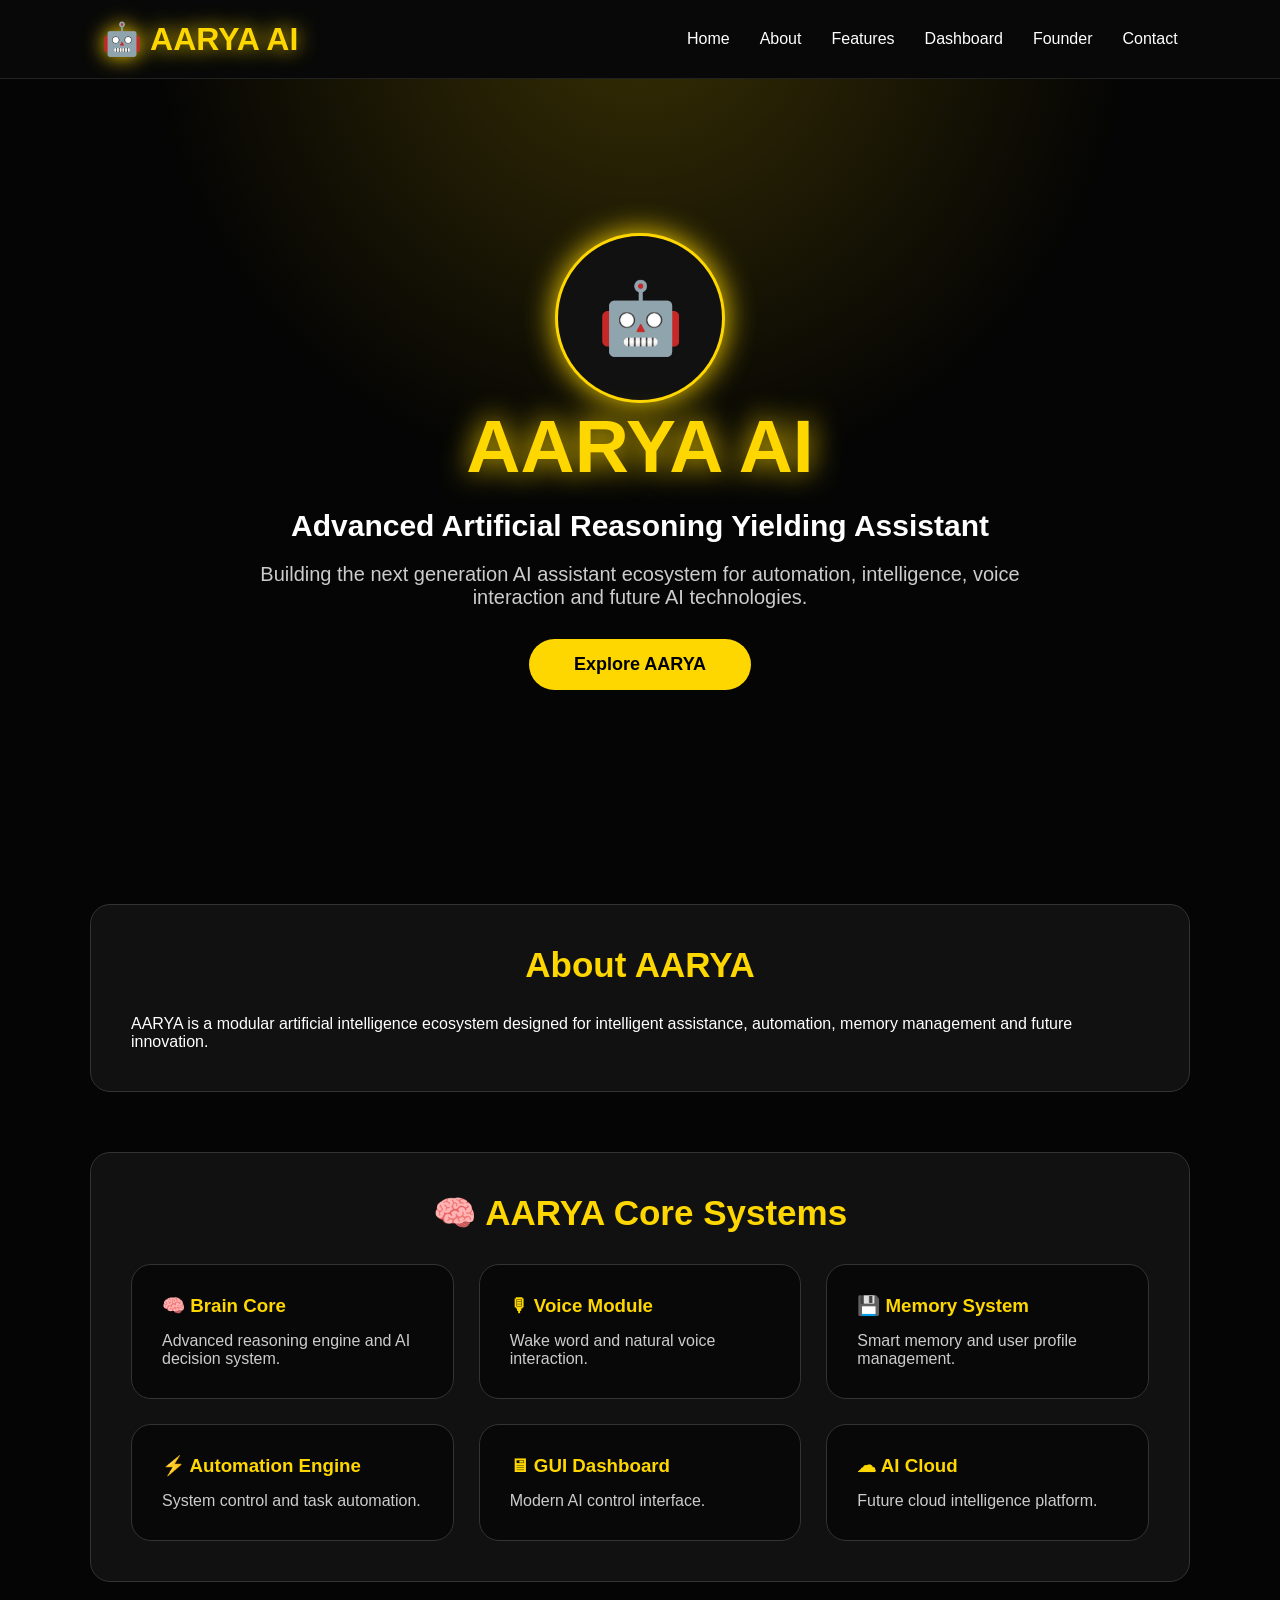
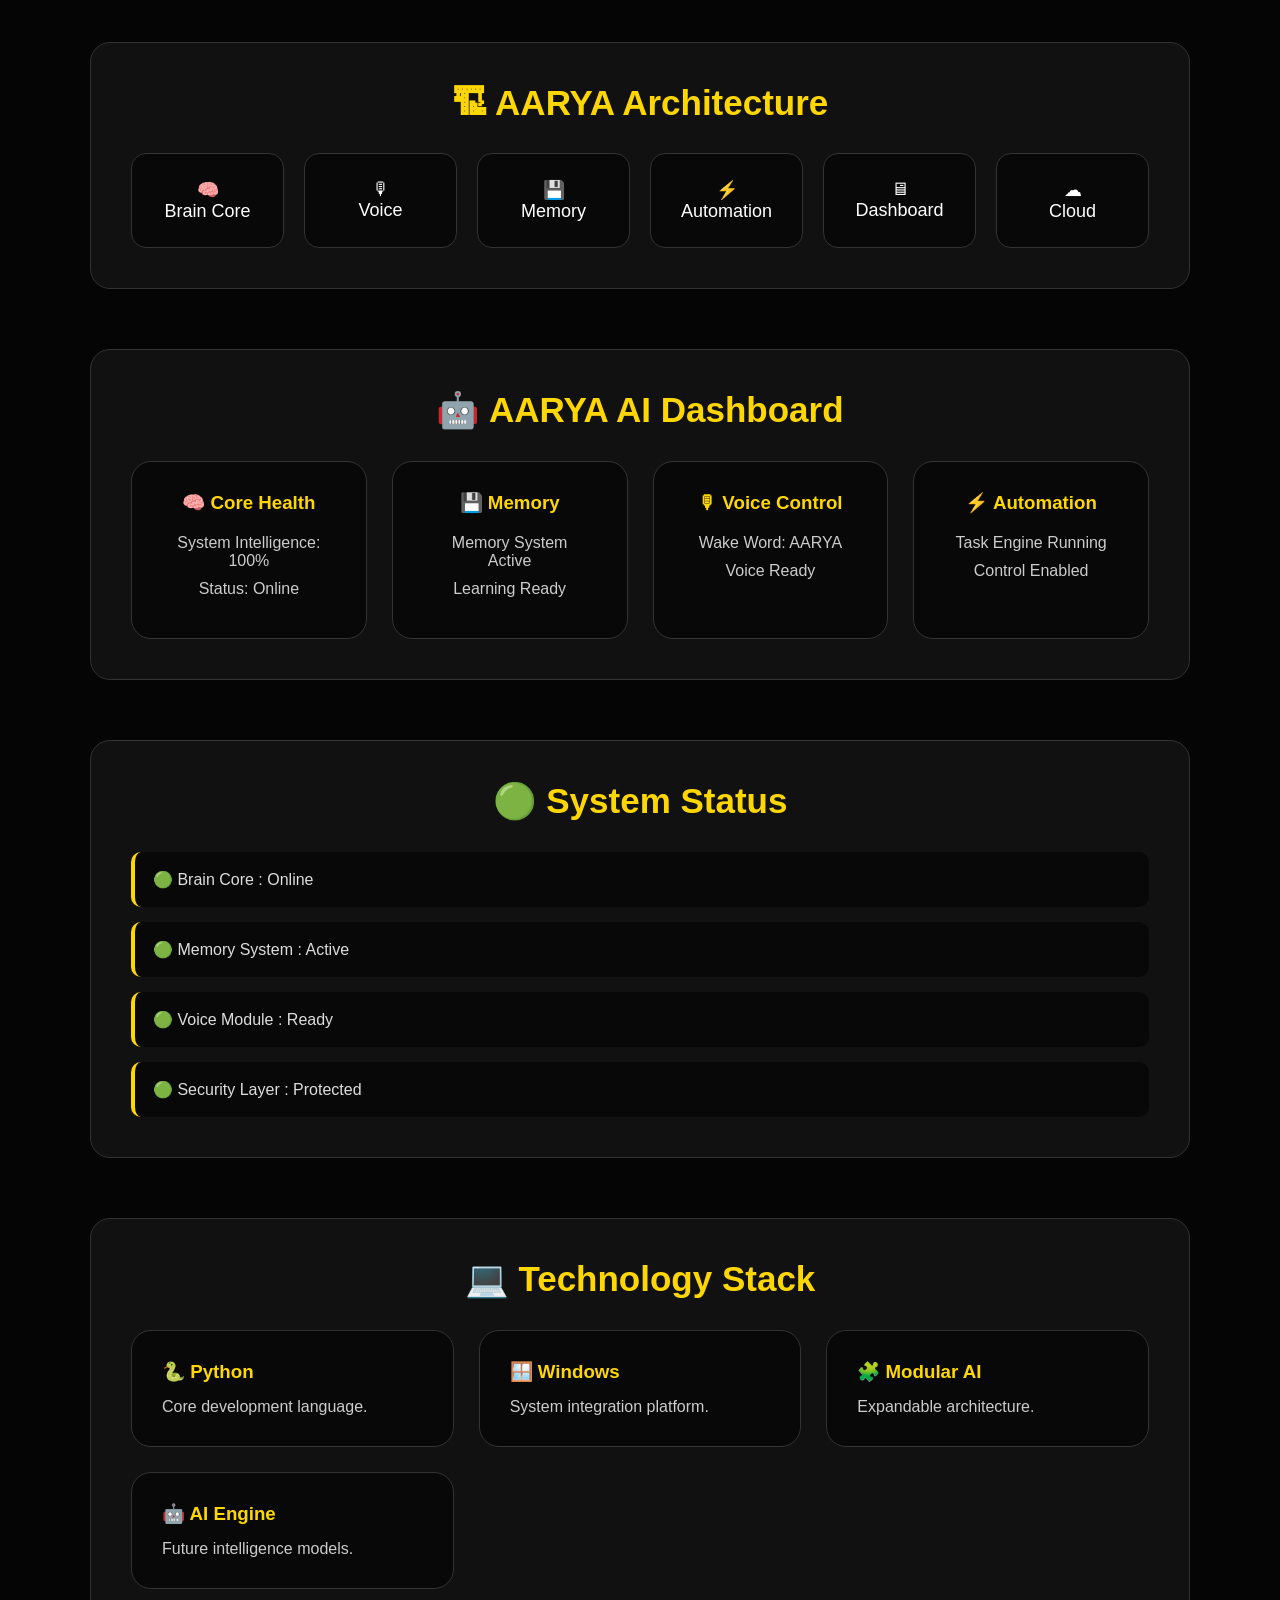
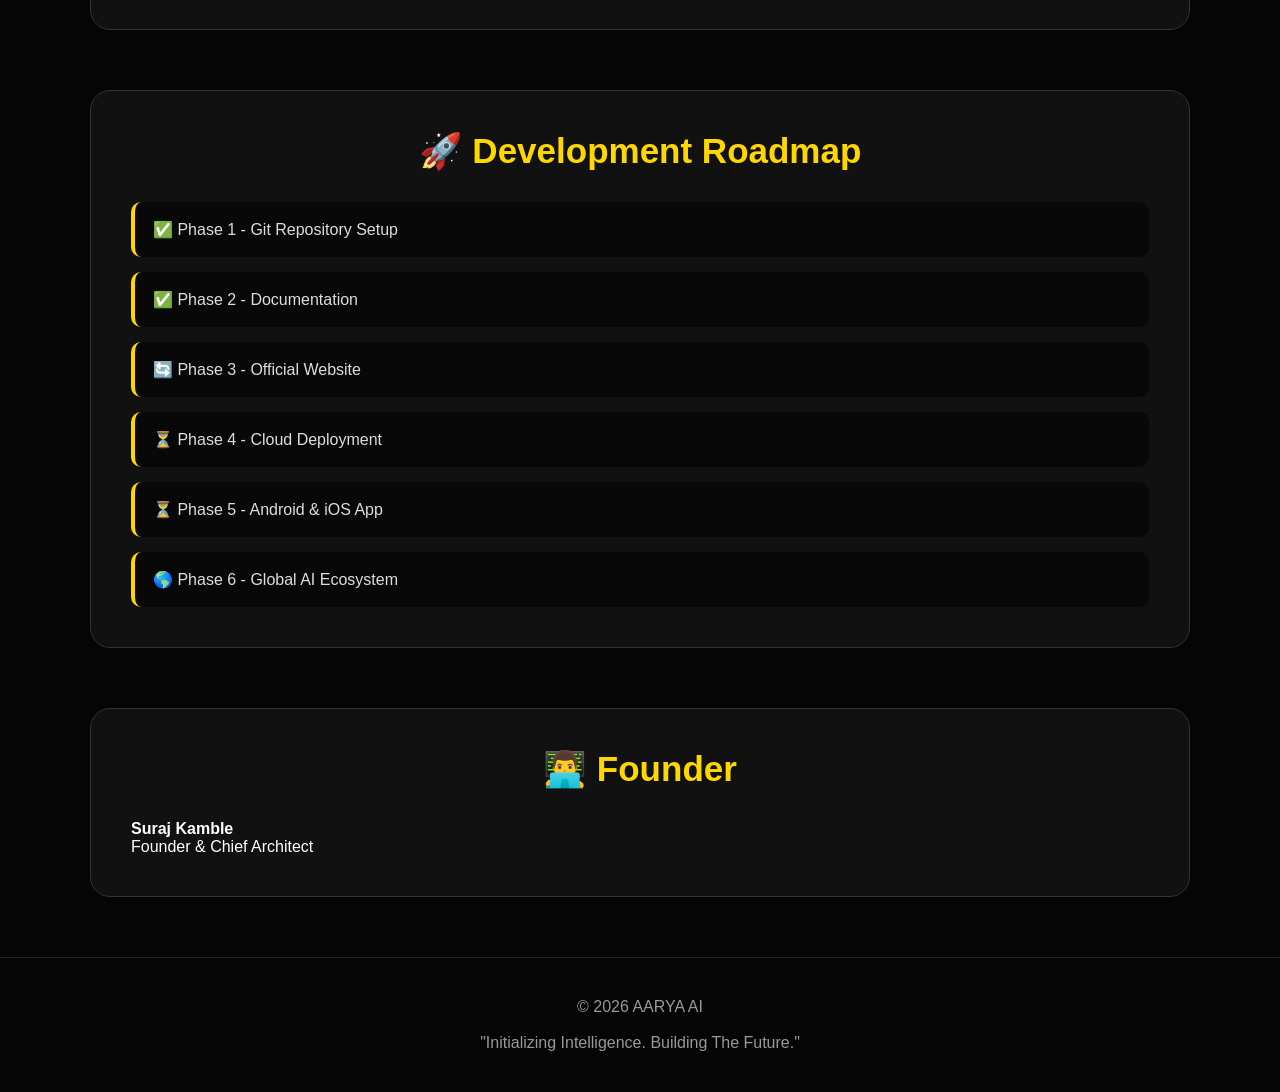
<file: 08_Website/index.html>
<!DOCTYPE html>
<html lang="en">

<head>

<meta charset="UTF-8">
<meta name="viewport" content="width=device-width, initial-scale=1.0">

<title>AARYA AI | Advanced Artificial Reasoning Yielding Assistant</title>

<meta name="description"
content="AARYA AI - Intelligent AI Assistant Ecosystem built by Suraj Kamble">

<link rel="stylesheet" href="assets/style.css">

</head>


<body>


<div class="ai-background"></div>



<!-- Navigation -->

<nav>

<div class="logo">
🤖 AARYA AI
</div>


<ul>

<li><a href="index.html">Home</a></li>

<li><a href="about.html">About</a></li>

<li><a href="features.html">Features</a></li>

<li><a href="dashboard.html">Dashboard</a></li>

<li><a href="founder.html">Founder</a></li>

<li><a href="contact.html">Contact</a></li>

</ul>


</nav>





<!-- Hero -->

<header class="hero">


<div class="ai-core">

<div class="core-circle">
🤖
</div>

</div>


<h1>
AARYA AI
</h1>


<h2>
Advanced Artificial Reasoning Yielding Assistant
</h2>


<p>

Building the next generation AI assistant ecosystem
for automation, intelligence, voice interaction
and future AI technologies.

</p>


<a href="features.html">

<button>
Explore AARYA
</button>

</a>


</header>







<!-- About -->

<section>


<h2>
About AARYA
</h2>


<p>

AARYA is a modular artificial intelligence ecosystem
designed for intelligent assistance,
automation, memory management and future innovation.

</p>


</section>







<!-- Core Systems -->


<section class="features">


<h2>
🧠 AARYA Core Systems
</h2>


<div class="feature-container">



<div class="card">

<h3>🧠 Brain Core</h3>

<p>
Advanced reasoning engine and AI decision system.
</p>

</div>




<div class="card">

<h3>🎙 Voice Module</h3>

<p>
Wake word and natural voice interaction.
</p>

</div>




<div class="card">

<h3>💾 Memory System</h3>

<p>
Smart memory and user profile management.
</p>

</div>




<div class="card">

<h3>⚡ Automation Engine</h3>

<p>
System control and task automation.
</p>

</div>




<div class="card">

<h3>🖥 GUI Dashboard</h3>

<p>
Modern AI control interface.
</p>

</div>




<div class="card">

<h3>☁ AI Cloud</h3>

<p>
Future cloud intelligence platform.
</p>

</div>



</div>


</section>







<!-- Architecture -->


<section>


<h2>
🏗 AARYA Architecture
</h2>



<div class="architecture-box">


<div>🧠<br>Brain Core</div>

<div>🎙<br>Voice</div>

<div>💾<br>Memory</div>

<div>⚡<br>Automation</div>

<div>🖥<br>Dashboard</div>

<div>☁<br>Cloud</div>


</div>


</section>







<!-- Dashboard -->


<section class="dashboard">


<h2>
🤖 AARYA AI Dashboard
</h2>



<div class="dashboard-container">


<div class="dashboard-card">

<h3>
🧠 Core Health
</h3>

<p>
System Intelligence: 100%
</p>

<p>
Status: Online
</p>

</div>




<div class="dashboard-card">

<h3>
💾 Memory
</h3>

<p>
Memory System Active
</p>

<p>
Learning Ready
</p>

</div>





<div class="dashboard-card">

<h3>
🎙 Voice Control
</h3>

<p>
Wake Word: AARYA
</p>

<p>
Voice Ready
</p>

</div>





<div class="dashboard-card">

<h3>
⚡ Automation
</h3>

<p>
Task Engine Running
</p>

<p>
Control Enabled
</p>

</div>



</div>


</section>







<!-- System Status -->


<section>


<h2>
🟢 System Status
</h2>


<div class="status-container">


<p>🟢 Brain Core : Online</p>

<p>🟢 Memory System : Active</p>

<p>🟢 Voice Module : Ready</p>

<p>🟢 Security Layer : Protected</p>


</div>


</section>







<!-- Technology -->


<section>


<h2>
💻 Technology Stack
</h2>


<div class="feature-container">


<div class="card">

<h3>
🐍 Python
</h3>

<p>
Core development language.
</p>

</div>



<div class="card">

<h3>
🪟 Windows
</h3>

<p>
System integration platform.
</p>

</div>



<div class="card">

<h3>
🧩 Modular AI
</h3>

<p>
Expandable architecture.
</p>

</div>



<div class="card">

<h3>
🤖 AI Engine
</h3>

<p>
Future intelligence models.
</p>

</div>


</div>


</section>







<!-- Roadmap -->


<section>


<h2>
🚀 Development Roadmap
</h2>


<div class="status-container">


<p>✅ Phase 1 - Git Repository Setup</p>

<p>✅ Phase 2 - Documentation</p>

<p>🔄 Phase 3 - Official Website</p>

<p>⏳ Phase 4 - Cloud Deployment</p>

<p>⏳ Phase 5 - Android & iOS App</p>

<p>🌎 Phase 6 - Global AI Ecosystem</p>


</div>


</section>







<!-- Founder -->


<section>


<h2>
👨‍💻 Founder
</h2>


<p>

<strong>
Suraj Kamble
</strong>

<br>

Founder & Chief Architect

</p>


</section>







<!-- Footer -->


<footer>


<p>

© 2026 AARYA AI

<br><br>

"Initializing Intelligence. Building The Future."

</p>


</footer>




</body>

</html>
</file>
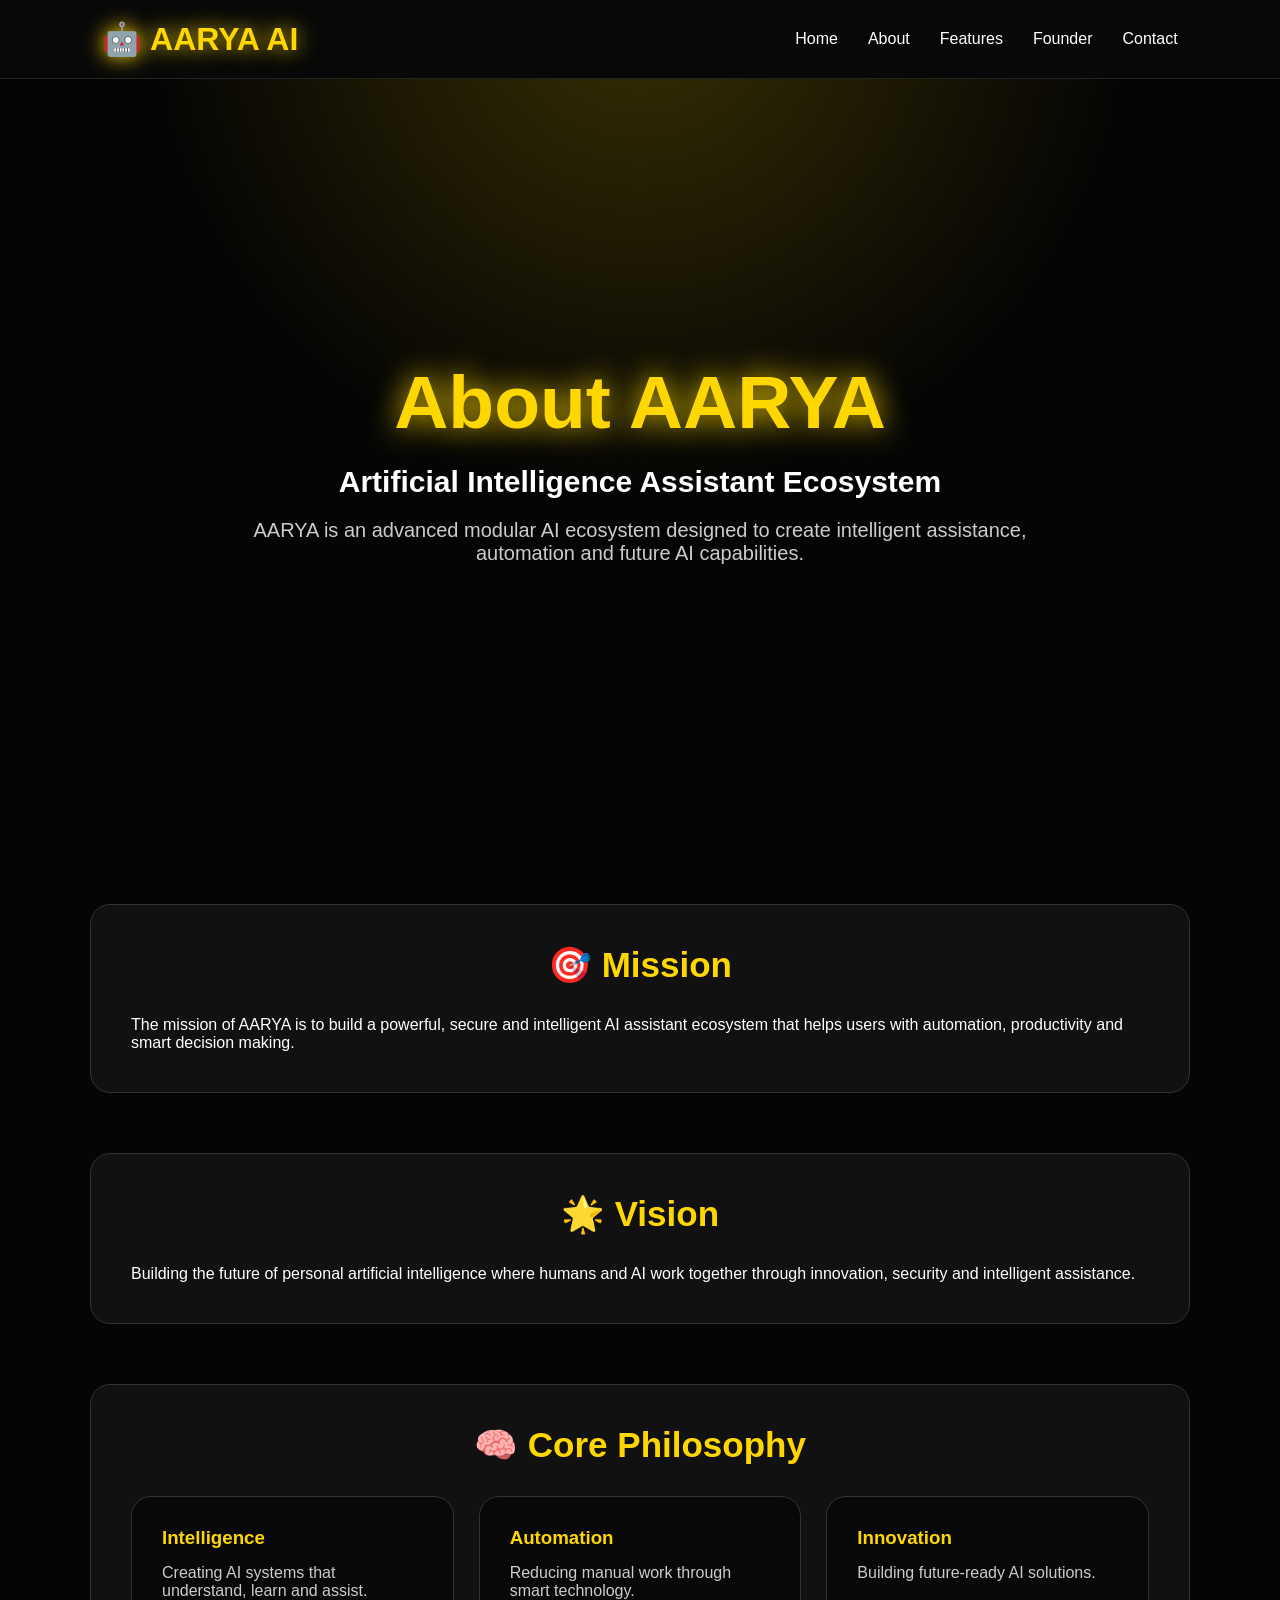
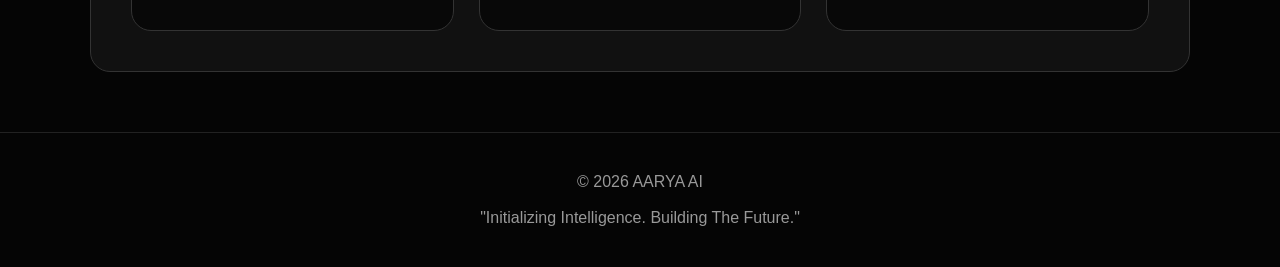
<file: 08_Website/about.html>
<!DOCTYPE html>
<html lang="en">

<head>

<meta charset="UTF-8">

<meta name="viewport" content="width=device-width, initial-scale=1.0">

<title>About AARYA AI</title>

<link rel="stylesheet" href="assets/style.css">

</head>


<body>


<div class="ai-background"></div>



<!-- Navigation -->

<nav>

<div class="logo">
🤖 AARYA AI
</div>


<ul>

<li><a href="index.html">Home</a></li>

<li><a href="about.html">About</a></li>

<li><a href="features.html">Features</a></li>

<li><a href="founder.html">Founder</a></li>

<li><a href="contact.html">Contact</a></li>

</ul>


</nav>






<!-- About Hero -->


<header class="hero">


<h1>
About AARYA
</h1>


<h2>
Artificial Intelligence Assistant Ecosystem
</h2>


<p>

AARYA is an advanced modular AI ecosystem
designed to create intelligent assistance,
automation and future AI capabilities.

</p>


</header>







<!-- Mission -->


<section>


<h2>
🎯 Mission
</h2>


<p>

The mission of AARYA is to build a powerful,
secure and intelligent AI assistant ecosystem
that helps users with automation, productivity
and smart decision making.

</p>


</section>







<!-- Vision -->


<section>


<h2>
🌟 Vision
</h2>


<p>

Building the future of personal artificial intelligence
where humans and AI work together through innovation,
security and intelligent assistance.

</p>


</section>







<!-- Philosophy -->


<section>


<h2>
🧠 Core Philosophy
</h2>



<div class="feature-container">


<div class="card">

<h3>
Intelligence
</h3>

<p>
Creating AI systems that understand,
learn and assist.
</p>

</div>



<div class="card">

<h3>
Automation
</h3>

<p>
Reducing manual work through smart technology.
</p>

</div>



<div class="card">

<h3>
Innovation
</h3>

<p>
Building future-ready AI solutions.
</p>

</div>


</div>


</section>







<!-- Footer -->


<footer>


<p>

© 2026 AARYA AI

<br><br>

"Initializing Intelligence. Building The Future."

</p>


</footer>



</body>

</html>
</file>
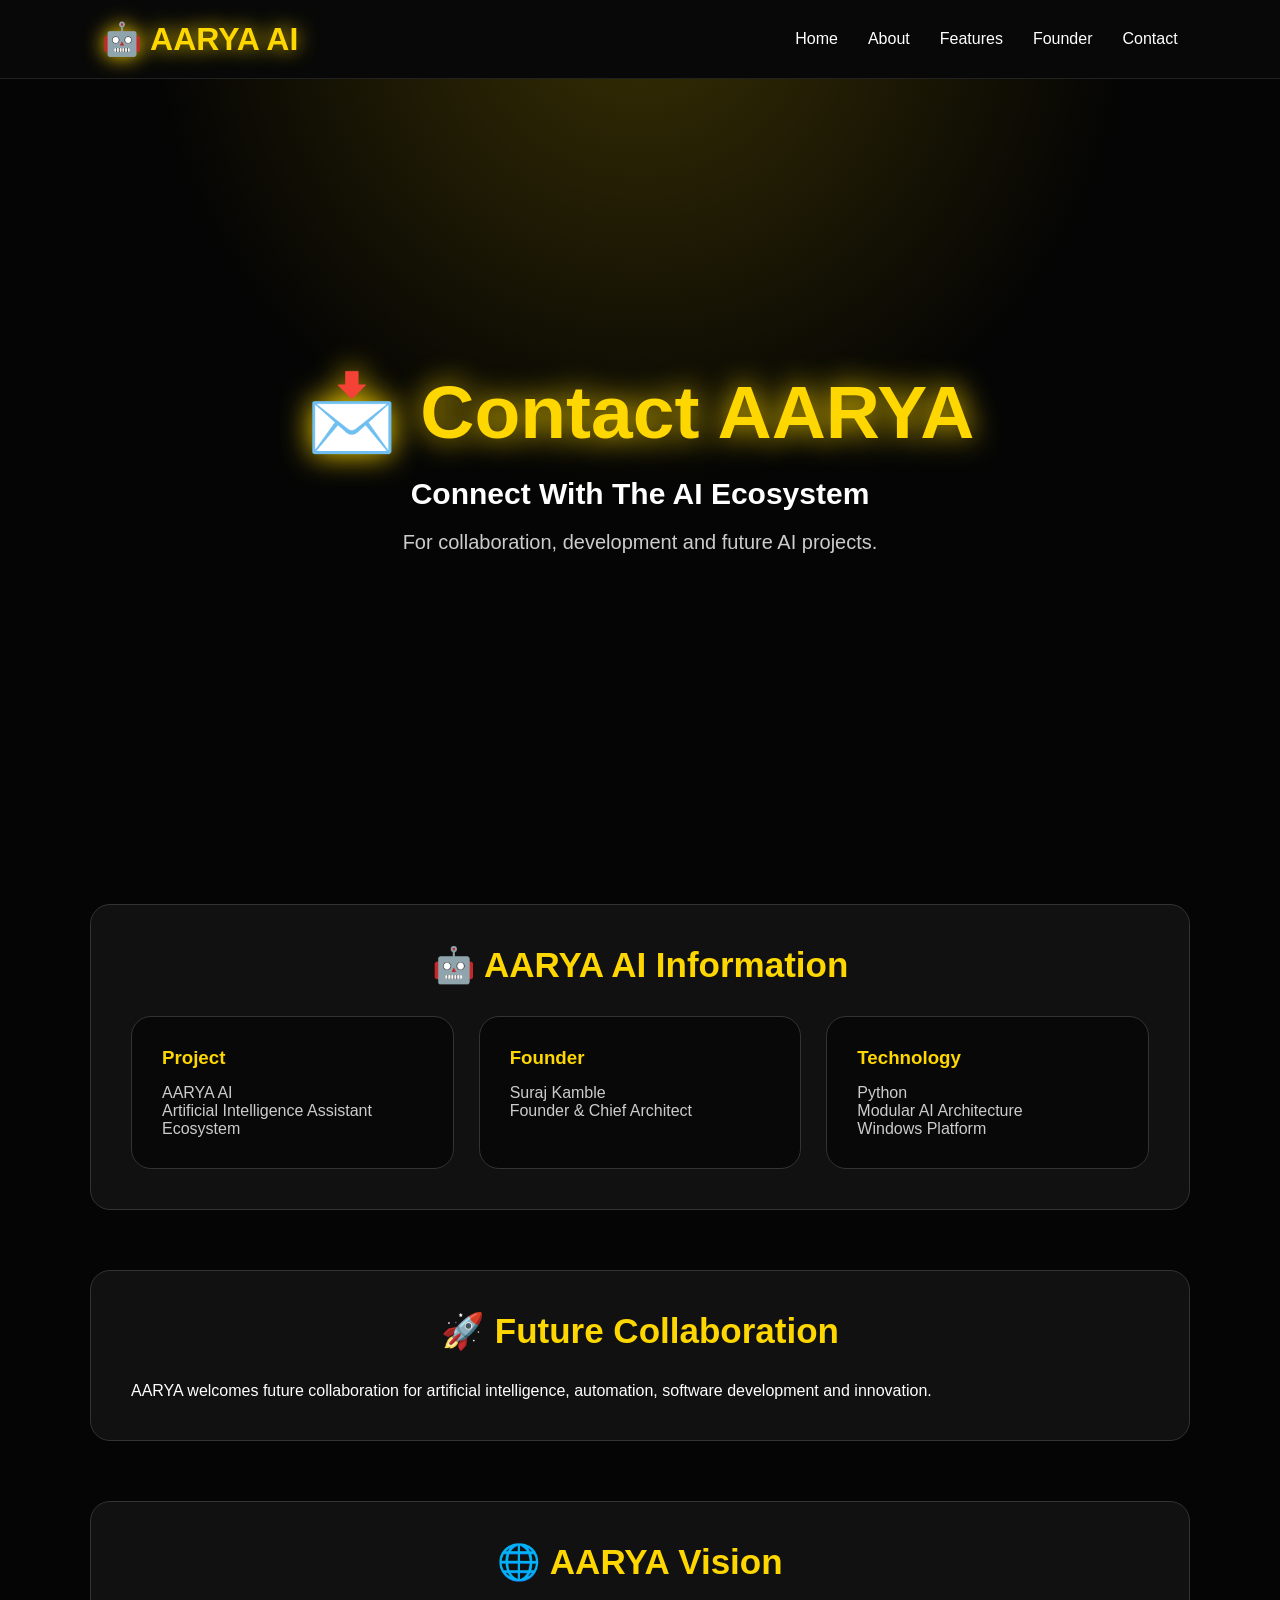
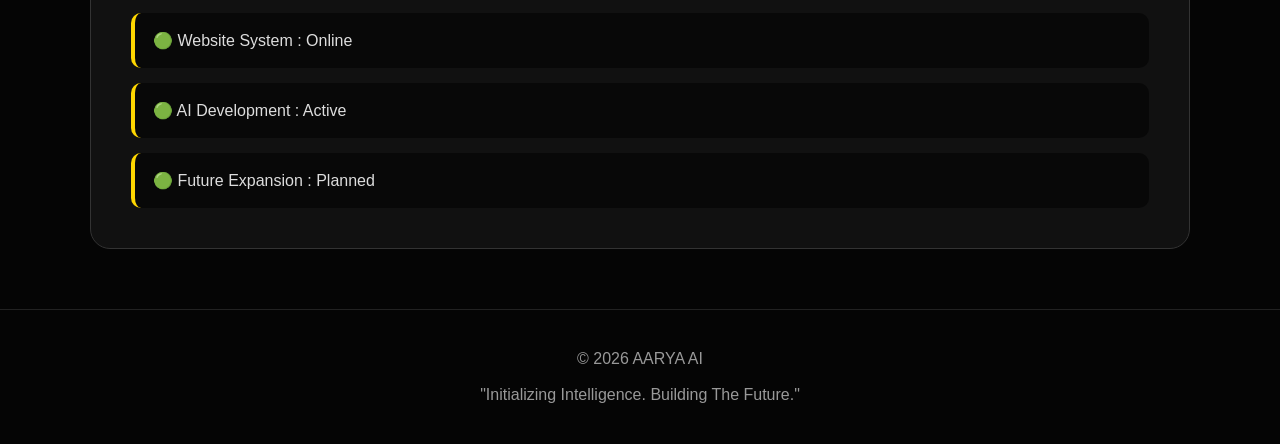
<file: 08_Website/contact.html>
<!DOCTYPE html>
<html lang="en">

<head>

<meta charset="UTF-8">

<meta name="viewport" content="width=device-width, initial-scale=1.0">

<title>AARYA AI | Contact</title>

<link rel="stylesheet" href="assets/style.css">

</head>


<body>


<div class="ai-background"></div>



<!-- Navigation -->

<nav>

<div class="logo">
🤖 AARYA AI
</div>


<ul>

<li><a href="index.html">Home</a></li>

<li><a href="about.html">About</a></li>

<li><a href="features.html">Features</a></li>

<li><a href="founder.html">Founder</a></li>

<li><a href="contact.html">Contact</a></li>

</ul>


</nav>







<header class="hero">


<h1>
📩 Contact AARYA
</h1>


<h2>
Connect With The AI Ecosystem
</h2>


<p>

For collaboration, development and future AI projects.

</p>


</header>







<section>


<h2>
🤖 AARYA AI Information
</h2>


<div class="feature-container">



<div class="card">

<h3>
Project
</h3>

<p>

AARYA AI

<br>

Artificial Intelligence Assistant Ecosystem

</p>

</div>




<div class="card">

<h3>
Founder
</h3>

<p>

Suraj Kamble

<br>

Founder & Chief Architect

</p>

</div>





<div class="card">

<h3>
Technology
</h3>

<p>

Python

<br>

Modular AI Architecture

<br>

Windows Platform

</p>

</div>



</div>


</section>







<section>


<h2>
🚀 Future Collaboration
</h2>


<p>

AARYA welcomes future collaboration
for artificial intelligence, automation,
software development and innovation.

</p>


</section>







<section>


<h2>
🌐 AARYA Vision
</h2>


<div class="status-container">


<p>
🟢 Website System : Online
</p>


<p>
🟢 AI Development : Active
</p>


<p>
🟢 Future Expansion : Planned
</p>


</div>


</section>








<footer>


<p>

© 2026 AARYA AI

<br><br>

"Initializing Intelligence. Building The Future."

</p>


</footer>



</body>

</html>
</file>
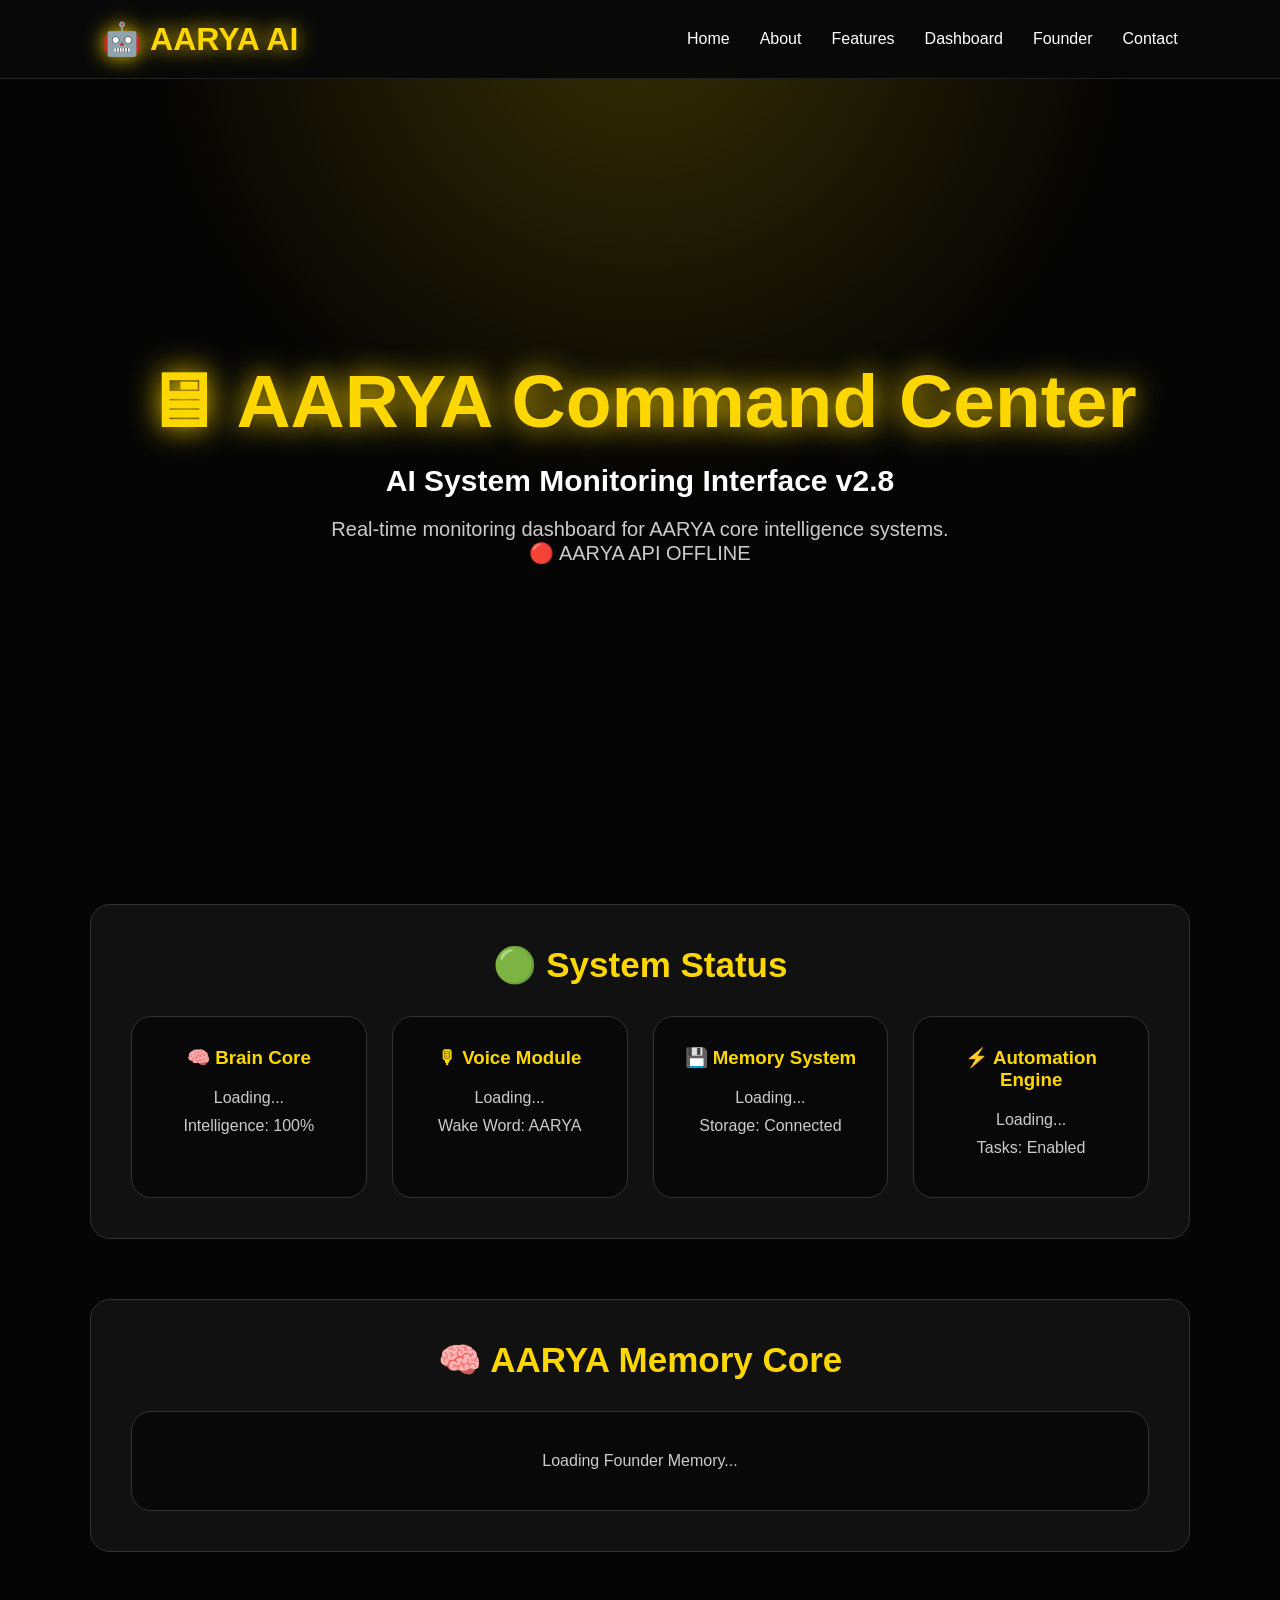
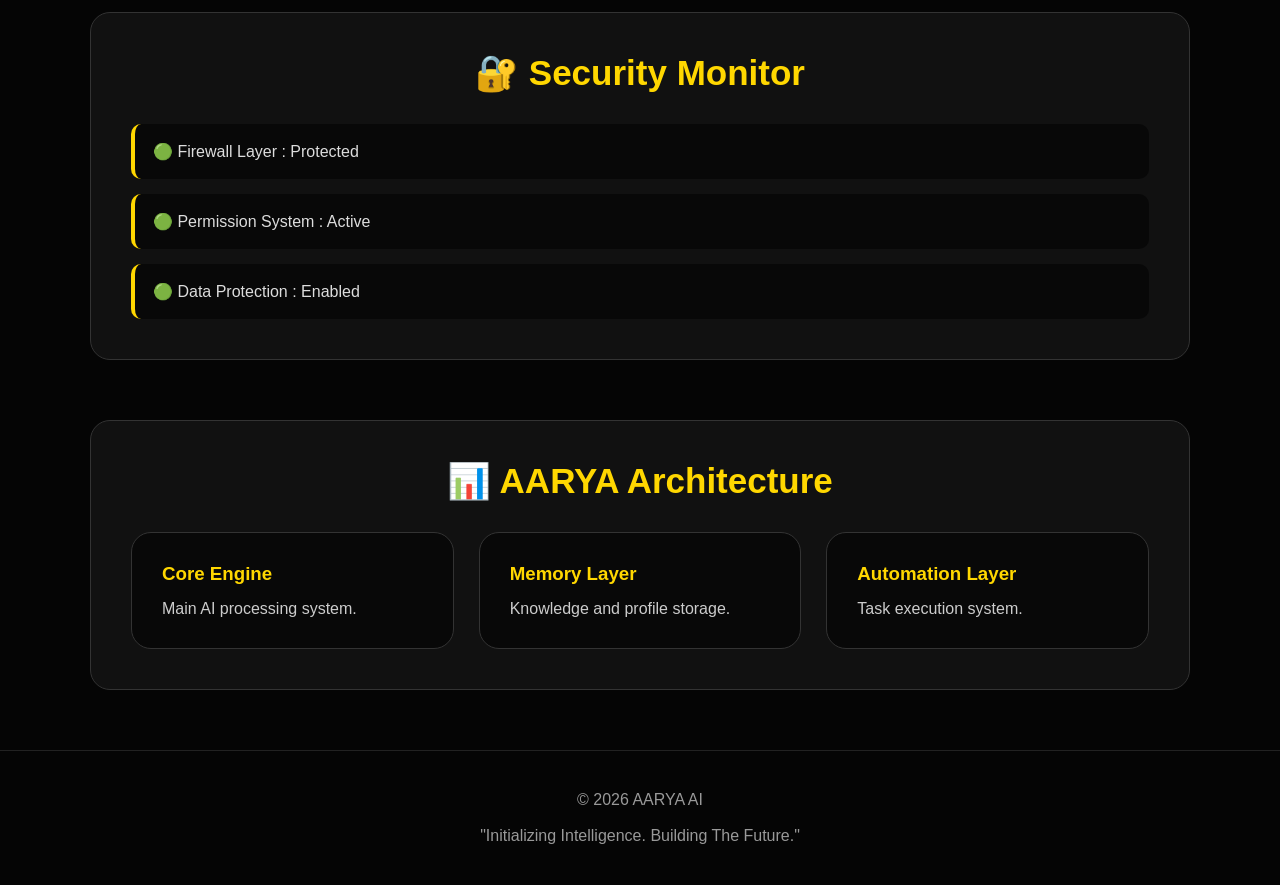
<file: 08_Website/dashboard.html>
<!DOCTYPE html>
<html lang="en">

<head>

<meta charset="UTF-8">

<meta name="viewport" content="width=device-width, initial-scale=1.0">

<title>AARYA AI | Command Center v2.8</title>

<link rel="stylesheet" href="assets/style.css">

</head>


<body>


<div class="ai-background"></div>



<!-- Navigation -->

<nav>

<div class="logo">
🤖 AARYA AI
</div>


<ul>

<li><a href="index.html">Home</a></li>

<li><a href="about.html">About</a></li>

<li><a href="features.html">Features</a></li>

<li><a href="dashboard.html">Dashboard</a></li>

<li><a href="founder.html">Founder</a></li>

<li><a href="contact.html">Contact</a></li>

</ul>

</nav>





<!-- Hero -->

<header class="hero">


<h1>
🖥 AARYA Command Center
</h1>


<h2>
AI System Monitoring Interface v2.8
</h2>


<p>
Real-time monitoring dashboard
for AARYA core intelligence systems.
</p>


<p id="api-status">
🔄 Connecting to AARYA API...
</p>


</header>







<!-- System Status -->


<section>


<h2>
🟢 System Status
</h2>


<div class="dashboard-container">



<div class="dashboard-card">

<h3>
🧠 Brain Core
</h3>

<p id="brain">
Loading...
</p>

<p>
Intelligence: 100%
</p>

</div>





<div class="dashboard-card">

<h3>
🎙 Voice Module
</h3>

<p id="voice">
Loading...
</p>

<p>
Wake Word: AARYA
</p>

</div>





<div class="dashboard-card">

<h3>
💾 Memory System
</h3>

<p id="memory">
Loading...
</p>

<p>
Storage: Connected
</p>

</div>





<div class="dashboard-card">

<h3>
⚡ Automation Engine
</h3>

<p id="automation">
Loading...
</p>

<p>
Tasks: Enabled
</p>

</div>



</div>


</section>







<!-- Memory Core -->


<section>


<h2>
🧠 AARYA Memory Core
</h2>


<div class="dashboard-card">


<p id="founder-memory">

Loading Founder Memory...

</p>


</div>


</section>







<!-- Security -->


<section>


<h2>
🔐 Security Monitor
</h2>


<div class="status-container">


<p>
🟢 Firewall Layer : Protected
</p>


<p>
🟢 Permission System : Active
</p>


<p>
🟢 Data Protection : Enabled
</p>


</div>


</section>







<!-- Architecture -->


<section>


<h2>
📊 AARYA Architecture
</h2>


<div class="feature-container">



<div class="card">

<h3>
Core Engine
</h3>

<p>
Main AI processing system.
</p>

</div>




<div class="card">

<h3>
Memory Layer
</h3>

<p>
Knowledge and profile storage.
</p>

</div>




<div class="card">

<h3>
Automation Layer
</h3>

<p>
Task execution system.
</p>

</div>



</div>


</section>







<footer>


<p>

© 2026 AARYA AI

<br><br>

"Initializing Intelligence. Building The Future."

</p>


</footer>







<!-- AARYA API Connection -->


<script>


async function loadAARYA(){


try{


// STATUS API

const statusResponse = await fetch(
"http://127.0.0.1:8000/status"
);


const statusData =
await statusResponse.json();




document.getElementById("brain").innerHTML =
"Status: "
+
statusData.brain_core;



document.getElementById("voice").innerHTML =
"Status: "
+
statusData.voice_module;



document.getElementById("memory").innerHTML =
"Status: "
+
statusData.memory_system;



document.getElementById("automation").innerHTML =
"Status: "
+
statusData.automation_engine;







// MEMORY API


const memoryResponse = await fetch(
"http://127.0.0.1:8000/memory"
);


const memoryData =
await memoryResponse.json();




if(memoryData.Founder){


document.getElementById(
"founder-memory"
).innerHTML =


"👤 Founder : "
+
memoryData.Founder.value
+
"<br><br>"
+
"⏱ Last Update : "
+
memoryData.Founder.time;


}






document.getElementById(
"api-status"
).innerHTML =

"🟢 AARYA API ONLINE";



}




catch(error){



document.getElementById(
"api-status"
).innerHTML =

"🔴 AARYA API OFFLINE";



console.log(
error
);


}



}




// First Load

loadAARYA();


// Auto Update Every 5 Seconds

setInterval(
loadAARYA,
5000
);



</script>




</body>

</html>
</file>
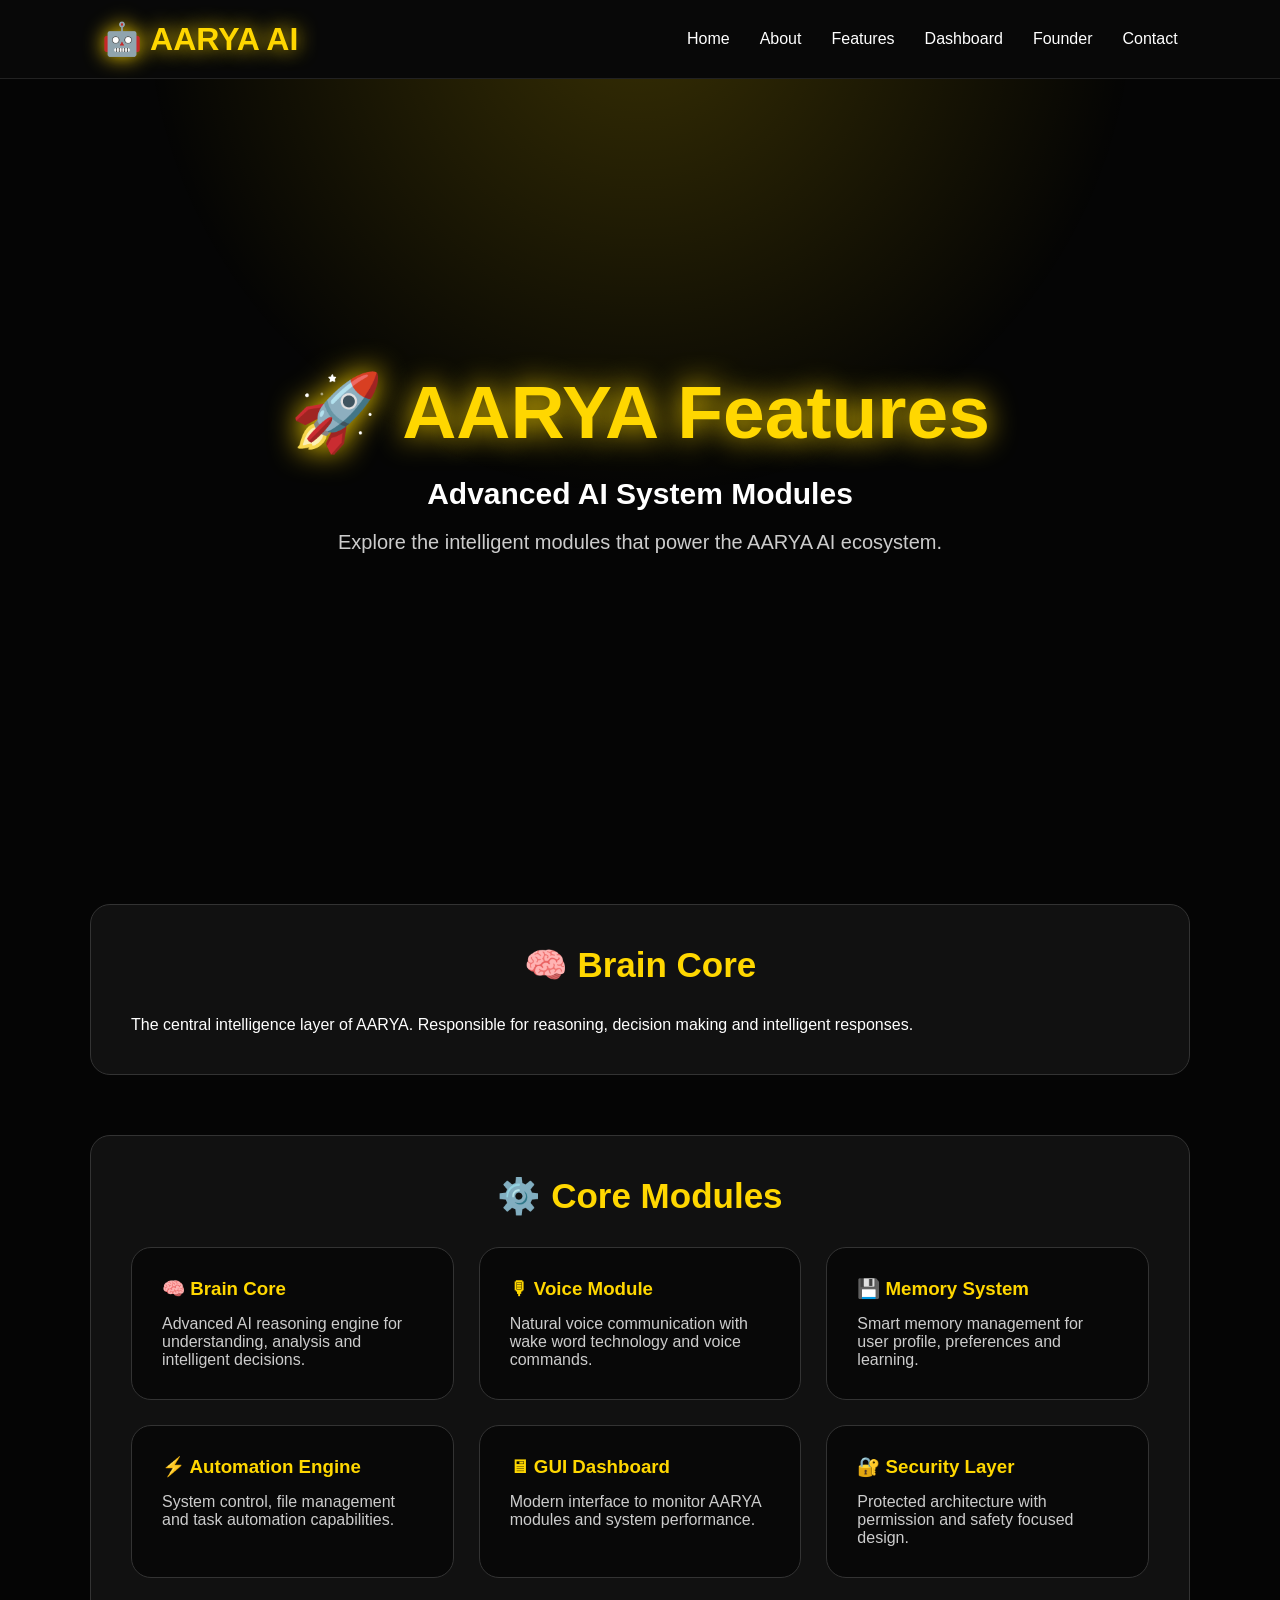
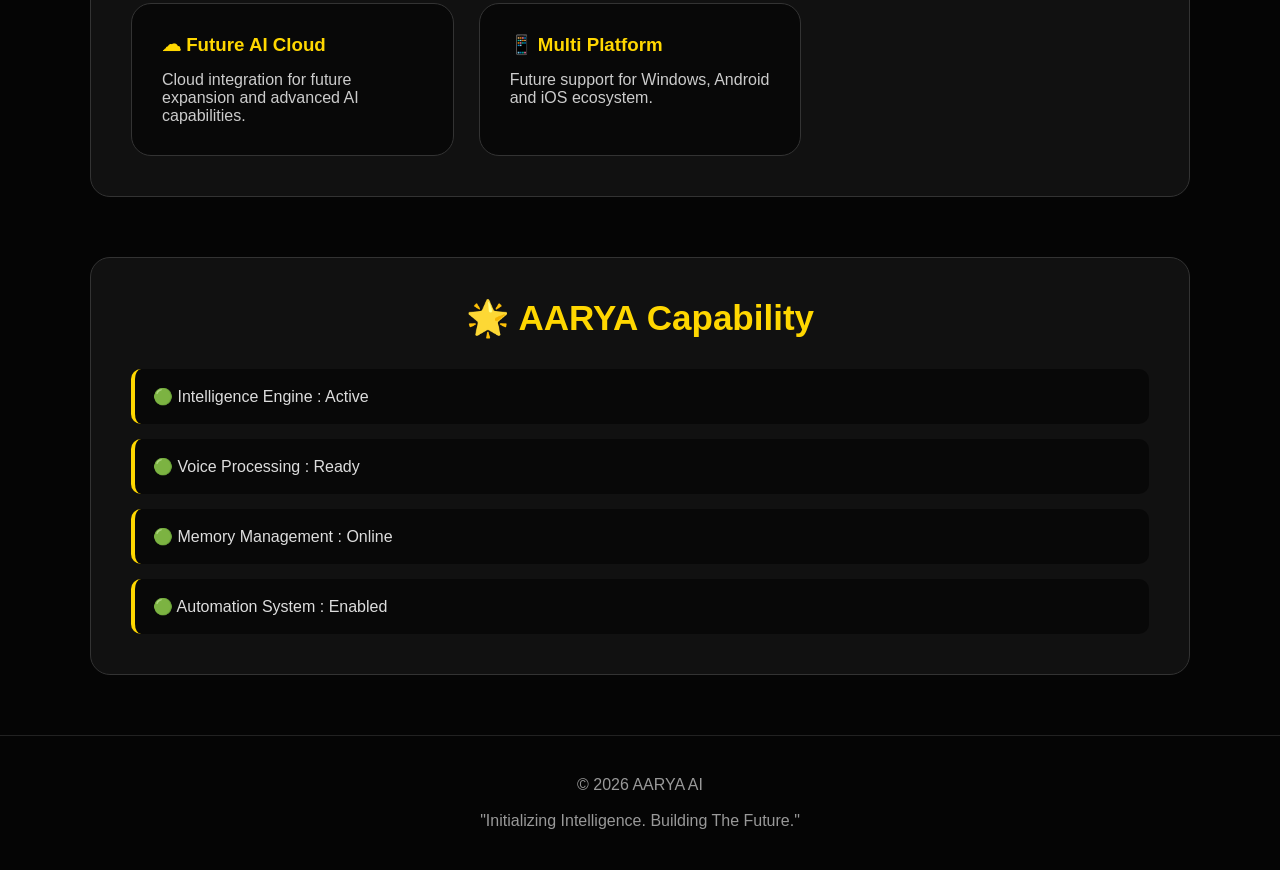
<file: 08_Website/features.html>
<!DOCTYPE html>
<html lang="en">

<head>

<meta charset="UTF-8">

<meta name="viewport" content="width=device-width, initial-scale=1.0">

<title>AARYA AI | Features</title>

<link rel="stylesheet" href="assets/style.css">

</head>


<body>


<div class="ai-background"></div>



<!-- Navigation -->

<nav>

<div class="logo">
🤖 AARYA AI
</div>


<ul>

<li><a href="index.html">Home</a></li>

<li><a href="about.html">About</a></li>

<li><a href="features.html">Features</a></li>

<li><a href="dashboard.html">Dashboard</a></li>

<li><a href="founder.html">Founder</a></li>

<li><a href="contact.html">Contact</a></li>

</ul>


</nav>







<header class="hero">


<h1>
🚀 AARYA Features
</h1>


<h2>
Advanced AI System Modules
</h2>


<p>

Explore the intelligent modules that power
the AARYA AI ecosystem.

</p>


</header>








<section>


<h2>
🧠 Brain Core
</h2>


<p>

The central intelligence layer of AARYA.
Responsible for reasoning, decision making
and intelligent responses.

</p>


</section>







<section class="features">


<h2>
⚙️ Core Modules
</h2>


<div class="feature-container">



<div class="card">

<h3>
🧠 Brain Core
</h3>

<p>

Advanced AI reasoning engine for understanding,
analysis and intelligent decisions.

</p>

</div>





<div class="card">

<h3>
🎙 Voice Module
</h3>

<p>

Natural voice communication with wake word
technology and voice commands.

</p>

</div>





<div class="card">

<h3>
💾 Memory System
</h3>

<p>

Smart memory management for user profile,
preferences and learning.

</p>

</div>





<div class="card">

<h3>
⚡ Automation Engine
</h3>

<p>

System control, file management and
task automation capabilities.

</p>

</div>





<div class="card">

<h3>
🖥 GUI Dashboard
</h3>

<p>

Modern interface to monitor AARYA modules
and system performance.

</p>

</div>





<div class="card">

<h3>
🔐 Security Layer
</h3>

<p>

Protected architecture with permission
and safety focused design.

</p>

</div>





<div class="card">

<h3>
☁ Future AI Cloud
</h3>

<p>

Cloud integration for future expansion
and advanced AI capabilities.

</p>

</div>





<div class="card">

<h3>
📱 Multi Platform
</h3>

<p>

Future support for Windows,
Android and iOS ecosystem.

</p>

</div>



</div>


</section>







<section>


<h2>
🌟 AARYA Capability

</h2>


<div class="status-container">


<p>
🟢 Intelligence Engine : Active
</p>


<p>
🟢 Voice Processing : Ready
</p>


<p>
🟢 Memory Management : Online
</p>


<p>
🟢 Automation System : Enabled
</p>


</div>


</section>








<footer>


<p>

© 2026 AARYA AI

<br><br>

"Initializing Intelligence. Building The Future."

</p>


</footer>



</body>

</html>
</file>
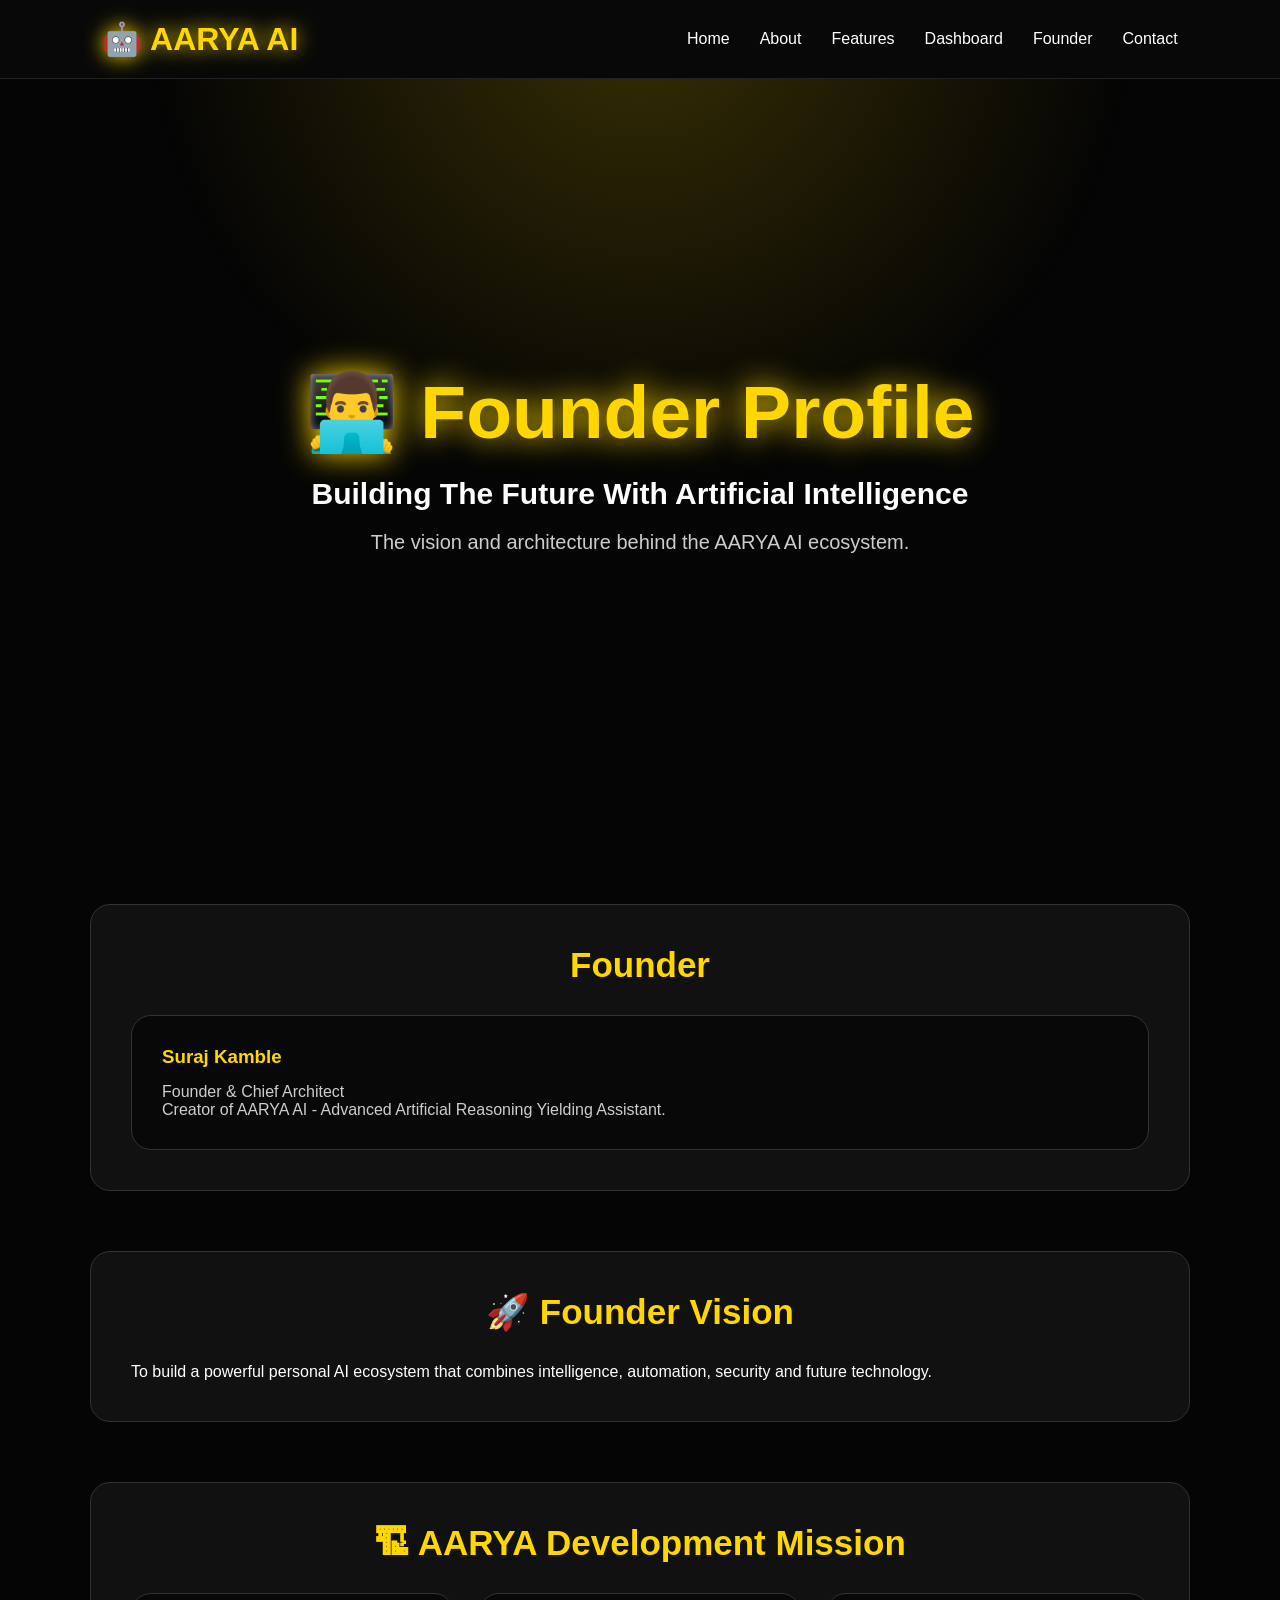
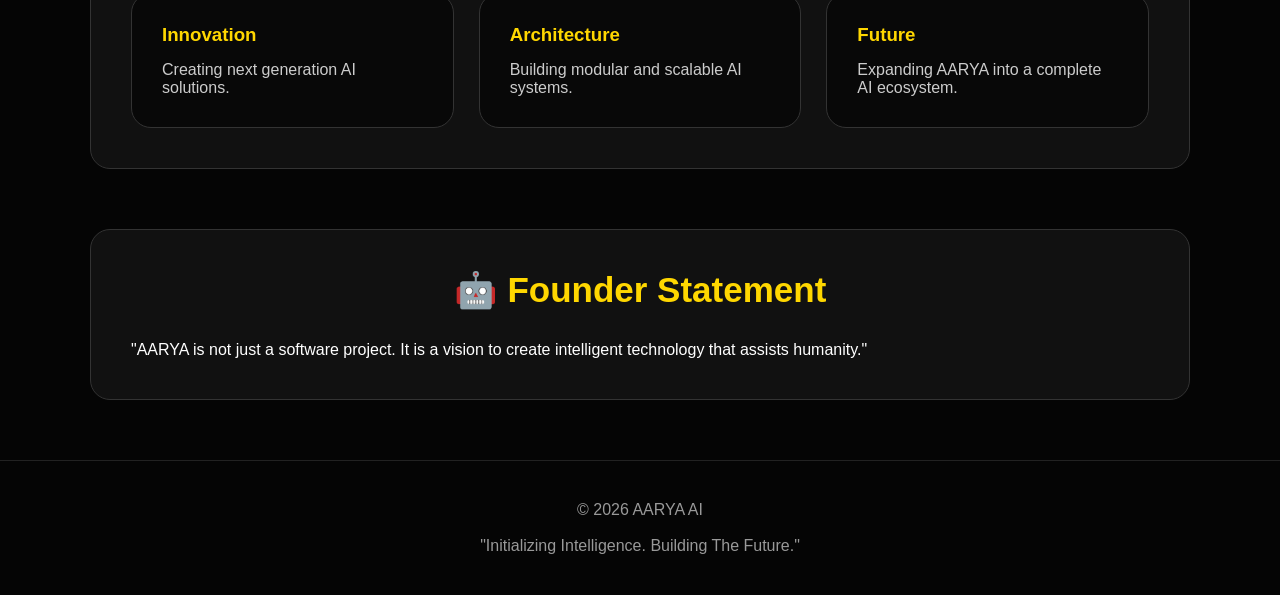
<file: 08_Website/founder.html>
<!DOCTYPE html>
<html lang="en">

<head>

<meta charset="UTF-8">

<meta name="viewport" content="width=device-width, initial-scale=1.0">

<title>AARYA AI | Founder</title>

<link rel="stylesheet" href="assets/style.css">

</head>


<body>


<div class="ai-background"></div>



<!-- Navigation -->

<nav>

<div class="logo">
🤖 AARYA AI
</div>


<ul>

<li><a href="index.html">Home</a></li>

<li><a href="about.html">About</a></li>

<li><a href="features.html">Features</a></li>

<li><a href="dashboard.html">Dashboard</a></li>

<li><a href="founder.html">Founder</a></li>

<li><a href="contact.html">Contact</a></li>

</ul>


</nav>







<header class="hero">


<h1>
👨‍💻 Founder Profile
</h1>


<h2>
Building The Future With Artificial Intelligence
</h2>


<p>

The vision and architecture behind
the AARYA AI ecosystem.

</p>


</header>







<section>


<h2>
Founder
</h2>


<div class="card">


<h3>
Suraj Kamble
</h3>


<p>

Founder & Chief Architect

</p>


<p>

Creator of AARYA AI -
Advanced Artificial Reasoning Yielding Assistant.

</p>


</div>


</section>








<section>


<h2>
🚀 Founder Vision
</h2>


<p>

To build a powerful personal AI ecosystem
that combines intelligence, automation,
security and future technology.

</p>


</section>








<section>


<h2>
🏗 AARYA Development Mission
</h2>


<div class="feature-container">


<div class="card">

<h3>
Innovation
</h3>

<p>

Creating next generation AI solutions.

</p>

</div>




<div class="card">

<h3>
Architecture
</h3>

<p>

Building modular and scalable AI systems.

</p>

</div>




<div class="card">

<h3>
Future
</h3>

<p>

Expanding AARYA into a complete AI ecosystem.

</p>

</div>


</div>


</section>








<section>


<h2>
🤖 Founder Statement
</h2>


<p>

"AARYA is not just a software project.
It is a vision to create intelligent technology
that assists humanity."

</p>


</section>







<footer>


<p>

© 2026 AARYA AI

<br><br>

"Initializing Intelligence. Building The Future."

</p>


</footer>



</body>

</html>
</file>
<file: 08_Website/assets/style.css>
/* =====================================
   AARYA AI WEBSITE v2.3
   Premium AI Interface
===================================== */


/* RESET */

*{
    margin:0;
    padding:0;
    box-sizing:border-box;
}


body{

    font-family:"Segoe UI",Arial,sans-serif;

    background:#050505;

    color:white;

    overflow-x:hidden;

}


/* BACKGROUND */

.ai-background{

    position:fixed;

    width:100%;

    height:100%;

    top:0;

    left:0;

    z-index:-1;


    background:

    radial-gradient(
    circle at top,
    rgba(255,215,0,0.20),
    transparent 45%
    );

}



nav{

    display:flex;

    justify-content:space-between;

    align-items:center;

    padding:20px 8%;

    background:#080808;

    border-bottom:1px solid #222;

    position:sticky;

    top:0;

    z-index:1000;

}



.logo{

    font-size:32px;

    font-weight:800;

    color:#FFD700;

    text-shadow:0 0 20px #FFD700;

}



nav ul{

    display:flex;

    gap:30px;

    list-style:none;

}



nav a{

    color:white;

    text-decoration:none;

}


nav a:hover{

    color:#FFD700;

}




/* HERO */


.hero{

    min-height:85vh;

    display:flex;

    flex-direction:column;

    justify-content:center;

    align-items:center;

    text-align:center;

    padding:50px 20px;

}



.core-circle{


    width:170px;

    height:170px;

    border-radius:50%;


    display:flex;

    align-items:center;

    justify-content:center;


    font-size:70px;


    border:3px solid #FFD700;


    background:#111;


    box-shadow:

    0 0 30px #FFD700;


    animation:pulse 2s infinite;


}



@keyframes pulse{


50%{

transform:scale(1.15);

}


}



.hero h1{


font-size:75px;

color:#FFD700;

text-shadow:0 0 30px #FFD700;


}



.hero h2{

font-size:30px;

margin:20px;

}



.hero p{

max-width:800px;

font-size:20px;

color:#ccc;

}




button{


margin-top:30px;

padding:15px 45px;

border:none;

border-radius:30px;

background:#FFD700;

color:black;

font-size:18px;

font-weight:bold;

cursor:pointer;


}



button:hover{


transform:scale(1.1);

box-shadow:0 0 30px #FFD700;


}



/* SECTIONS */


section{


max-width:1100px;

margin:60px auto;

padding:40px;


background:#111;


border-radius:20px;


border:1px solid #333;


}



section h2{


text-align:center;


color:#FFD700;


font-size:35px;


margin-bottom:30px;


}
/* =====================================
   FEATURE CARDS
===================================== */


.feature-container{

    display:grid;

    grid-template-columns:
    repeat(auto-fit,minmax(240px,1fr));

    gap:25px;

}



.card{


    background:#080808;

    padding:30px;

    border-radius:20px;

    border:1px solid #333;

    transition:.4s;


}



.card:hover{


    transform:translateY(-10px);


    border-color:#FFD700;


    box-shadow:

    0 0 25px rgba(255,215,0,.5);


}



.card h3{


    color:#FFD700;

    margin-bottom:15px;


}



.card p{


    color:#ccc;


}





/* =====================================
   ARCHITECTURE
===================================== */


.architecture-box{


    display:grid;


    grid-template-columns:

    repeat(auto-fit,minmax(150px,1fr));


    gap:20px;


}



.architecture-box div{


    background:#080808;


    padding:25px;


    text-align:center;


    border-radius:15px;


    border:1px solid #333;


    font-size:18px;


    transition:.3s;


}



.architecture-box div:hover{


    border-color:#FFD700;


    transform:scale(1.05);


}





/* =====================================
   AI DASHBOARD
===================================== */


.dashboard-container{


    display:grid;


    grid-template-columns:

    repeat(auto-fit,minmax(230px,1fr));


    gap:25px;


}



.dashboard-card{


    background:#080808;


    padding:30px;


    text-align:center;


    border-radius:20px;


    border:1px solid #333;


    transition:.4s;


}



.dashboard-card:hover{


    transform:translateY(-10px);


    border-color:#FFD700;


    box-shadow:

    0 0 30px rgba(255,215,0,.5);


}



.dashboard-card h3{


    color:#FFD700;


    margin-bottom:20px;


}



.dashboard-card p{


    color:#ccc;


    margin:10px;


}





/* =====================================
   STATUS
===================================== */


.status-container{


    display:grid;


    gap:15px;


}



.status-container p{


    background:#080808;


    padding:18px;


    border-radius:10px;


    border-left:4px solid #FFD700;


    color:#ddd;


}






/* =====================================
   FOOTER
===================================== */


footer{


    text-align:center;


    padding:40px;


    color:#999;


    border-top:1px solid #222;


}







/* =====================================
   MOBILE RESPONSIVE
===================================== */


@media(max-width:768px){


nav{


    flex-direction:column;

    gap:20px;


}



nav ul{


    flex-direction:column;

    text-align:center;


}



.hero h1{


    font-size:45px;


}



.hero h2{


    font-size:22px;


}



section{


    margin:30px 15px;


    padding:25px;


}



}
</file>
